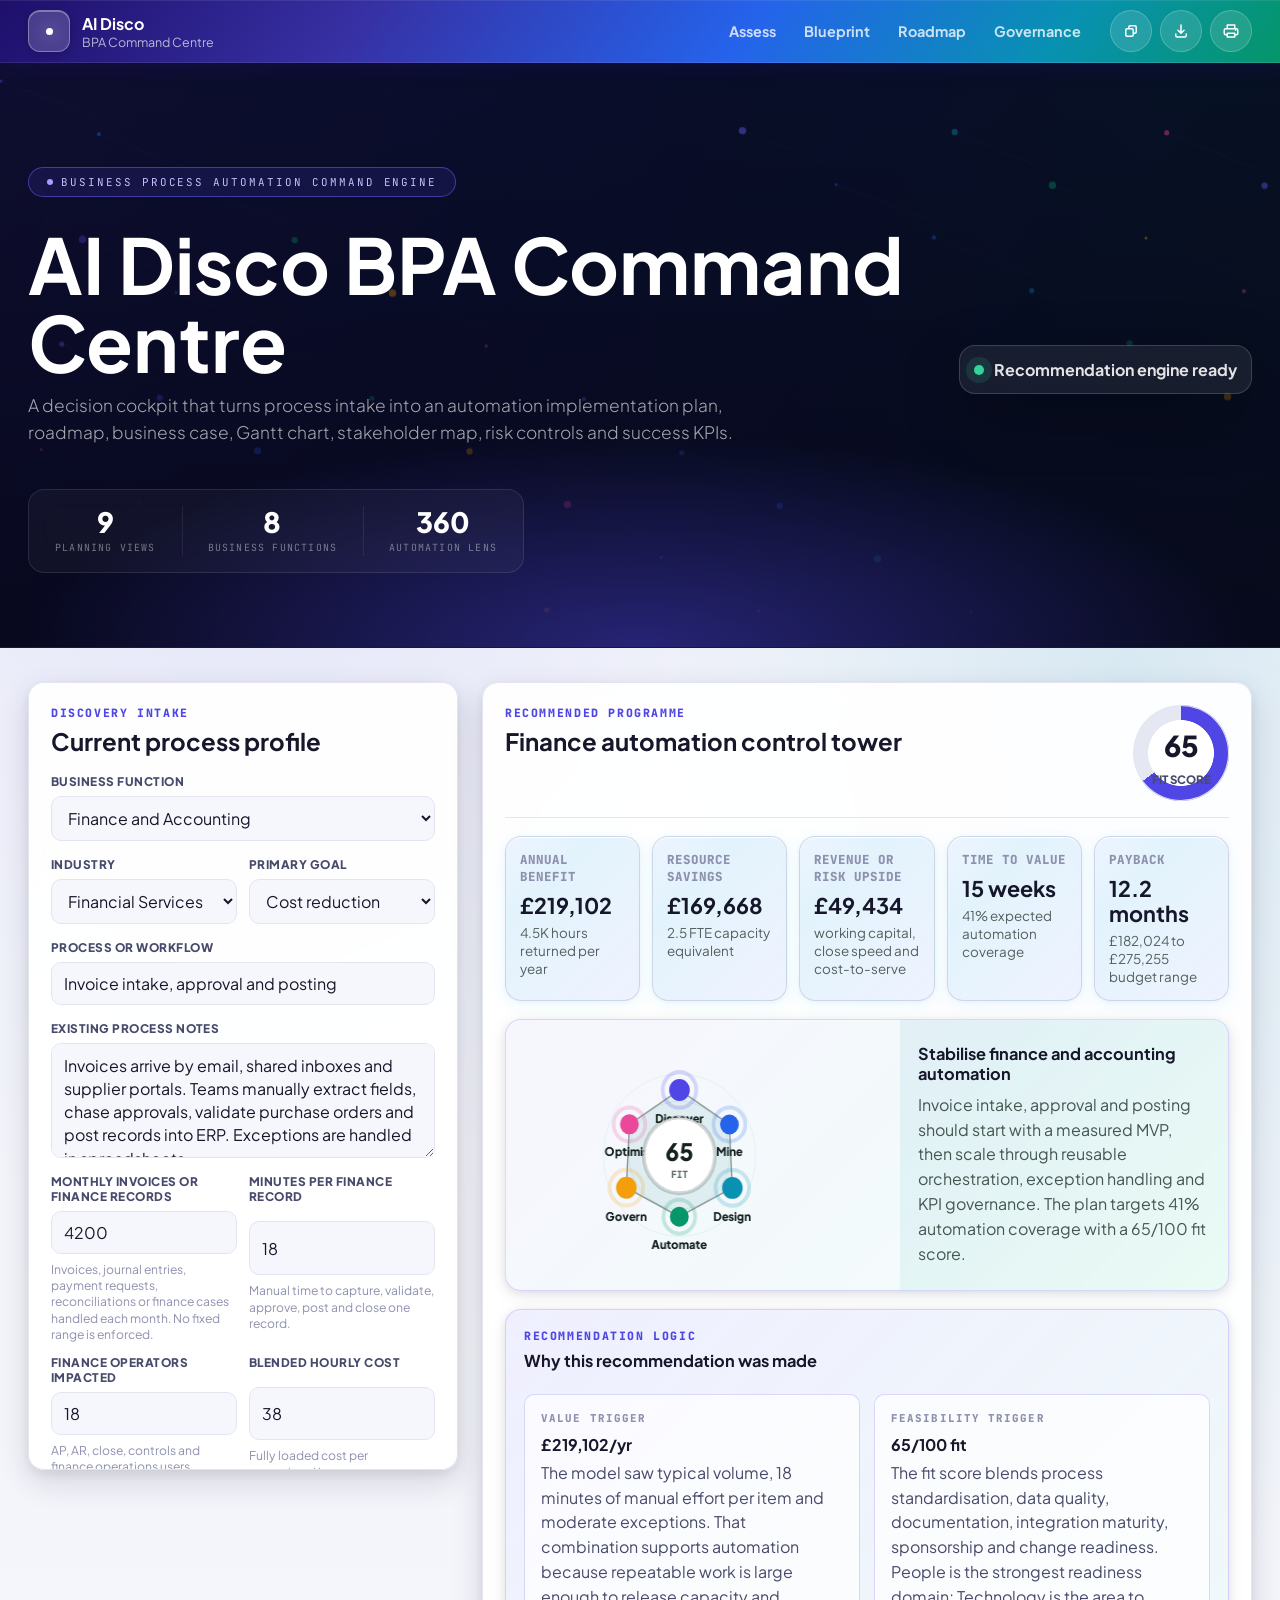
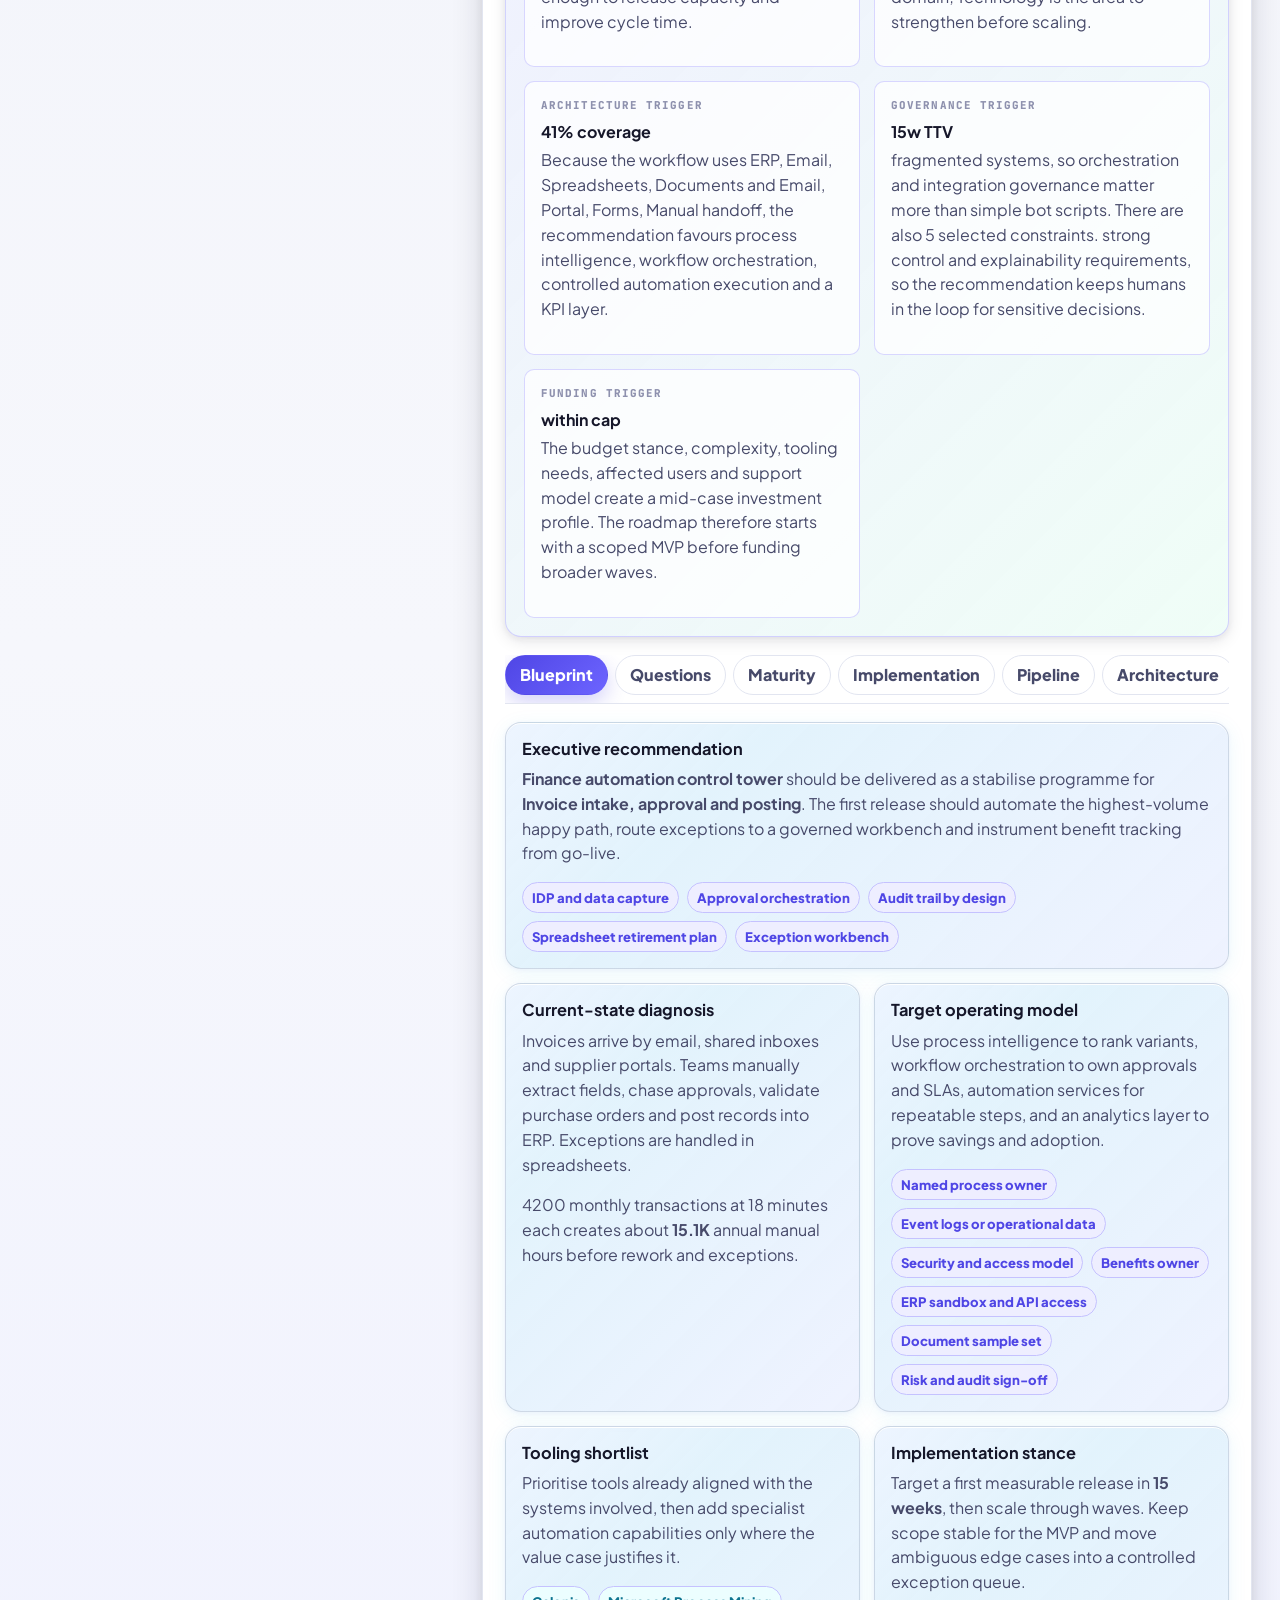
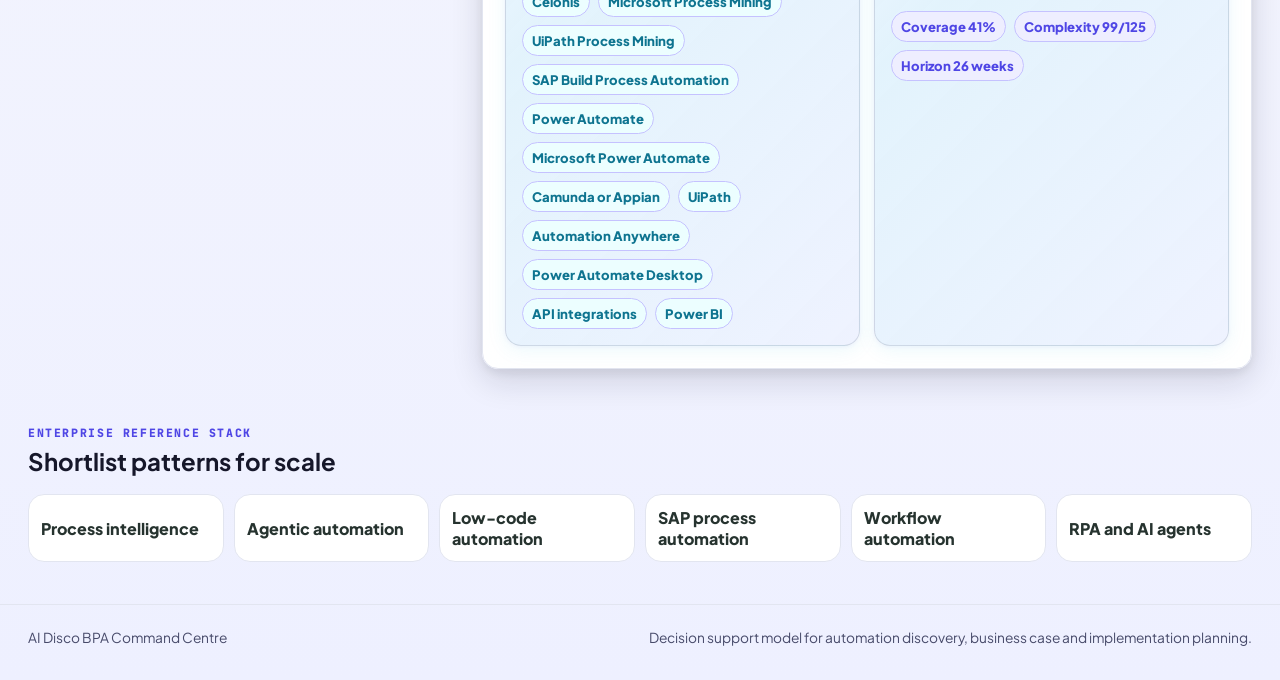
<file: index.html>
<!doctype html>
<html lang="en">
  <head>
    <meta charset="utf-8">
    <meta name="viewport" content="width=device-width, initial-scale=1">
    <meta name="description" content="AI Disco BPA Command Centre for business process automation discovery, planning, ROI and implementation roadmaps.">
    <title>AI Disco BPA Command Centre</title>
    <link rel="preconnect" href="https://fonts.googleapis.com">
    <link rel="preconnect" href="https://fonts.gstatic.com" crossorigin>
    <link href="https://fonts.googleapis.com/css2?family=JetBrains+Mono:wght@400;500;600;700&family=Plus+Jakarta+Sans:wght@300;400;500;600;700;800&display=swap" rel="stylesheet">
    <link rel="stylesheet" href="styles.css">
  </head>
  <body>
    <header class="topbar">
      <a class="brand" href="#top" aria-label="AI Disco BPA Command Centre home">
        <span class="brand-mark" aria-hidden="true">
          <span></span>
        </span>
        <span>
          <strong>AI Disco</strong>
          <small>BPA Command Centre</small>
        </span>
      </a>
      <nav class="quick-nav" aria-label="Page sections">
        <a href="#assess">Assess</a>
        <a href="#blueprint">Blueprint</a>
        <a href="#roadmap">Roadmap</a>
        <a href="#reference-stack">Governance</a>
      </nav>
      <div class="top-actions">
        <button class="icon-button" id="copyBrief" type="button" title="Copy executive brief" aria-label="Copy executive brief">
          <svg viewBox="0 0 24 24" aria-hidden="true"><path d="M8 7a3 3 0 0 1 3-3h6a3 3 0 0 1 3 3v6a3 3 0 0 1-3 3h-1v1a3 3 0 0 1-3 3H7a3 3 0 0 1-3-3v-6a3 3 0 0 1 3-3h1V7Zm2 1h3a3 3 0 0 1 3 3v3h1a1 1 0 0 0 1-1V7a1 1 0 0 0-1-1h-6a1 1 0 0 0-1 1v1Zm-3 2a1 1 0 0 0-1 1v6a1 1 0 0 0 1 1h6a1 1 0 0 0 1-1v-6a1 1 0 0 0-1-1H7Z"/></svg>
        </button>
        <button class="icon-button" id="downloadPlan" type="button" title="Download plan" aria-label="Download plan">
          <svg viewBox="0 0 24 24" aria-hidden="true"><path d="M12 3a1 1 0 0 1 1 1v8.59l2.3-2.29a1 1 0 1 1 1.4 1.42l-4 4a1 1 0 0 1-1.4 0l-4-4a1 1 0 1 1 1.4-1.42l2.3 2.3V4a1 1 0 0 1 1-1ZM5 15a1 1 0 0 1 1 1v2a1 1 0 0 0 1 1h10a1 1 0 0 0 1-1v-2a1 1 0 1 1 2 0v2a3 3 0 0 1-3 3H7a3 3 0 0 1-3-3v-2a1 1 0 0 1 1-1Z"/></svg>
        </button>
        <button class="icon-button" id="printPlan" type="button" title="Print plan" aria-label="Print plan">
          <svg viewBox="0 0 24 24" aria-hidden="true"><path d="M7 3h10a1 1 0 0 1 1 1v4h1a3 3 0 0 1 3 3v4a3 3 0 0 1-3 3h-1v2a1 1 0 0 1-1 1H7a1 1 0 0 1-1-1v-2H5a3 3 0 0 1-3-3v-4a3 3 0 0 1 3-3h1V4a1 1 0 0 1 1-1Zm1 5h8V5H8v3Zm0 8v3h8v-3H8Zm-3-6a1 1 0 0 0-1 1v4a1 1 0 0 0 1 1h1v-1a1 1 0 0 1 1-1h10a1 1 0 0 1 1 1v1h1a1 1 0 0 0 1-1v-4a1 1 0 0 0-1-1H5Zm13 2a1 1 0 1 0 0-2 1 1 0 0 0 0 2Z"/></svg>
        </button>
      </div>
    </header>

    <main id="top">
      <section class="hero-band" aria-labelledby="page-title">
        <canvas id="heroCanvas" width="1200" height="520" aria-hidden="true"></canvas>
        <div class="hero-copy">
          <p class="hero-pill"><span class="hero-pill-dot"></span> Business process automation command engine</p>
          <h1 id="page-title">AI Disco BPA Command Centre</h1>
          <p class="lede">A decision cockpit that turns process intake into an automation implementation plan, roadmap, business case, Gantt chart, stakeholder map, risk controls and success KPIs.</p>
          <div class="hero-stats" aria-label="Platform capabilities">
            <div class="stat">
              <span class="stat-num">9</span>
              <span class="stat-label">planning views</span>
            </div>
            <div class="stat">
              <span class="stat-num">8</span>
              <span class="stat-label">business functions</span>
            </div>
            <div class="stat">
              <span class="stat-num">360</span>
              <span class="stat-label">automation lens</span>
            </div>
          </div>
        </div>
        <div class="hero-status" aria-label="Command centre status">
          <span class="status-dot"></span>
          <span>Recommendation engine ready</span>
        </div>
      </section>

      <section class="workbench" id="assess" aria-label="Business process assessment">
        <aside class="intake-shell" aria-labelledby="intake-title">
          <div class="section-heading">
            <p class="eyebrow">Discovery intake</p>
            <h2 id="intake-title">Current process profile</h2>
          </div>

          <form id="assessmentForm" class="intake-form">
            <div class="field-group">
              <label for="businessFunction">Business function</label>
              <select id="businessFunction" name="businessFunction">
                <option>Finance and Accounting</option>
                <option>Human Resources</option>
                <option>Procurement</option>
                <option>Customer Operations</option>
                <option>IT and Service Management</option>
                <option>Supply Chain</option>
                <option>Sales Operations</option>
                <option>Legal and Compliance</option>
              </select>
            </div>

            <div class="field-grid">
              <div class="field-group">
                <label for="industry">Industry</label>
                <select id="industry" name="industry">
                  <option>Financial Services</option>
                  <option>Healthcare</option>
                  <option>Manufacturing</option>
                  <option>Retail and Consumer</option>
                  <option>Technology</option>
                  <option>Energy and Utilities</option>
                  <option>Professional Services</option>
                  <option>Public Sector</option>
                </select>
              </div>
              <div class="field-group">
                <label for="strategicGoal">Primary goal</label>
                <select id="strategicGoal" name="strategicGoal">
                  <option>Cost reduction</option>
                  <option>Cycle time reduction</option>
                  <option>Revenue acceleration</option>
                  <option>Risk and compliance control</option>
                  <option>Customer experience</option>
                  <option>Scalable growth</option>
                </select>
              </div>
            </div>

            <div class="field-group">
              <label for="processName">Process or workflow</label>
              <input id="processName" name="processName" type="text" value="Invoice intake, approval and posting">
            </div>

            <div class="field-group">
              <label for="processNotes">Existing process notes</label>
              <textarea id="processNotes" name="processNotes" rows="4">Invoices arrive by email, shared inboxes and supplier portals. Teams manually extract fields, chase approvals, validate purchase orders and post records into ERP. Exceptions are handled in spreadsheets.</textarea>
            </div>

            <div class="field-grid">
              <div class="field-group">
                <label for="monthlyVolume" id="monthlyVolumeLabel">Monthly transactions</label>
                <input id="monthlyVolume" name="monthlyVolume" type="number" min="0" step="1" value="4200" inputmode="numeric">
                <span class="field-hint" id="monthlyVolumeHint">Invoices, requests, cases or records handled each month.</span>
              </div>
              <div class="field-group">
                <label for="avgHandleTime" id="avgHandleTimeLabel">Minutes per transaction</label>
                <input id="avgHandleTime" name="avgHandleTime" type="number" min="0" step="1" value="18" inputmode="numeric">
                <span class="field-hint" id="avgHandleTimeHint">Average manual effort for one unit of work.</span>
              </div>
              <div class="field-group">
                <label for="teamSize" id="teamSizeLabel">Team size</label>
                <input id="teamSize" name="teamSize" type="number" min="0" step="1" value="18" inputmode="numeric">
                <span class="field-hint" id="teamSizeHint">People directly touching this workflow.</span>
              </div>
              <div class="field-group">
                <label for="hourlyCost">Blended hourly cost</label>
                <input id="hourlyCost" name="hourlyCost" type="number" min="0" step="1" value="38" inputmode="numeric">
                <span class="field-hint">Fully loaded cost per operational hour.</span>
              </div>
              <div class="field-group">
                <label for="errorRate">Error or rework rate (%)</label>
                <input id="errorRate" name="errorRate" type="number" min="0" step="0.1" value="7" inputmode="decimal">
              </div>
              <div class="field-group">
                <label for="exceptionRate">Exception rate (%)</label>
                <input id="exceptionRate" name="exceptionRate" type="number" min="0" step="0.1" value="16" inputmode="decimal">
              </div>
            </div>

            <div class="field-group">
              <label for="annualRevenueInfluenced" id="annualRevenueInfluencedLabel">Annual revenue or spend influenced</label>
              <input id="annualRevenueInfluenced" name="annualRevenueInfluenced" type="number" min="0" step="1" value="18500000" inputmode="numeric">
              <span class="field-hint" id="annualRevenueInfluencedHint">Revenue, spend, payroll, risk exposure or service value touched by the process.</span>
            </div>

            <fieldset class="choice-field">
              <legend>Automation ambition</legend>
              <label><input type="radio" name="ambition" value="Stabilise" checked> Stabilise</label>
              <label><input type="radio" name="ambition" value="Scale"> Scale</label>
              <label><input type="radio" name="ambition" value="Autonomous"> Autonomous</label>
            </fieldset>

            <div class="slider-grid">
              <label>
                <span>Process standardisation</span>
                <input type="range" id="standardisation" name="standardisation" min="1" max="5" value="3">
              </label>
              <label>
                <span>Data quality</span>
                <input type="range" id="dataQuality" name="dataQuality" min="1" max="5" value="3">
              </label>
              <label>
                <span>System fragmentation</span>
                <input type="range" id="systemFragmentation" name="systemFragmentation" min="1" max="5" value="4">
              </label>
              <label>
                <span>Compliance intensity</span>
                <input type="range" id="complianceIntensity" name="complianceIntensity" min="1" max="5" value="4">
              </label>
              <label>
                <span>Sponsor strength</span>
                <input type="range" id="sponsorStrength" name="sponsorStrength" min="1" max="5" value="4">
              </label>
              <label>
                <span>Change readiness</span>
                <input type="range" id="changeReadiness" name="changeReadiness" min="1" max="5" value="3">
              </label>
            </div>

            <div class="field-grid">
              <div class="field-group">
                <label for="timeline">Target horizon</label>
                <select id="timeline" name="timeline">
                  <option value="90">90 days</option>
                  <option value="180" selected>180 days</option>
                  <option value="365">12 months</option>
                </select>
              </div>
              <div class="field-group">
                <label for="budgetPosture">Budget posture</label>
                <select id="budgetPosture" name="budgetPosture">
                  <option>Lean</option>
                  <option selected>Balanced</option>
                  <option>Enterprise</option>
                </select>
              </div>
            </div>

            <fieldset class="chip-field">
              <legend>Systems involved</legend>
              <label><input type="checkbox" name="systems" value="ERP" checked> ERP</label>
              <label><input type="checkbox" name="systems" value="CRM"> CRM</label>
              <label><input type="checkbox" name="systems" value="HRIS"> HRIS</label>
              <label><input type="checkbox" name="systems" value="ITSM"> ITSM</label>
              <label><input type="checkbox" name="systems" value="Email" checked> Email</label>
              <label><input type="checkbox" name="systems" value="Spreadsheets" checked> Spreadsheets</label>
              <label><input type="checkbox" name="systems" value="Documents" checked> Documents</label>
              <label><input type="checkbox" name="systems" value="BI"> BI</label>
            </fieldset>

            <fieldset class="chip-field">
              <legend>Pain points</legend>
              <label><input type="checkbox" name="painPoints" value="Manual data entry" checked> Manual data entry</label>
              <label><input type="checkbox" name="painPoints" value="Approval delays" checked> Approval delays</label>
              <label><input type="checkbox" name="painPoints" value="Duplicate work"> Duplicate work</label>
              <label><input type="checkbox" name="painPoints" value="Poor audit trail" checked> Poor audit trail</label>
              <label><input type="checkbox" name="painPoints" value="Backlog spikes"> Backlog spikes</label>
              <label><input type="checkbox" name="painPoints" value="Customer friction"> Customer friction</label>
            </fieldset>

            <div class="section-divider">
              <p class="eyebrow">Holistic discovery</p>
              <h3>Organisation, controls and delivery context</h3>
            </div>

            <div class="field-grid">
              <div class="field-group">
                <label for="region">Primary operating region</label>
                <select id="region" name="region">
                  <option>United Kingdom</option>
                  <option>Europe</option>
                  <option>North America</option>
                  <option>Middle East</option>
                  <option>Asia Pacific</option>
                  <option>Global</option>
                </select>
              </div>
              <div class="field-group">
                <label for="processMaturity">Process maturity</label>
                <select id="processMaturity" name="processMaturity">
                  <option>Ad hoc</option>
                  <option selected>Defined</option>
                  <option>Measured</option>
                  <option>Optimised</option>
                </select>
              </div>
              <div class="field-group">
                <label for="automationExperience">Automation experience</label>
                <select id="automationExperience" name="automationExperience">
                  <option>None</option>
                  <option selected>Pilots completed</option>
                  <option>Departmental automations</option>
                  <option>Enterprise CoE</option>
                </select>
              </div>
              <div class="field-group">
                <label for="operatingModel">Preferred operating model</label>
                <select id="operatingModel" name="operatingModel">
                  <option>Business-led</option>
                  <option selected>Federated CoE</option>
                  <option>Central CoE</option>
                  <option>IT-led platform team</option>
                </select>
              </div>
              <div class="field-group">
                <label for="targetUsers">Users impacted</label>
                <input id="targetUsers" name="targetUsers" type="number" min="0" step="1" value="75" inputmode="numeric">
              </div>
              <div class="field-group">
                <label for="budgetCap">Budget cap</label>
                <input id="budgetCap" name="budgetCap" type="number" min="0" step="1" value="350000" inputmode="numeric">
              </div>
            </div>

            <div class="field-group">
              <label for="currentTools">Current automation, workflow or analytics tools</label>
              <input id="currentTools" name="currentTools" type="text" value="Microsoft 365, Power BI, ERP workflow approvals">
            </div>

            <fieldset class="chip-field">
              <legend>Intake channels</legend>
              <label><input type="checkbox" name="channels" value="Email" checked> Email</label>
              <label><input type="checkbox" name="channels" value="Portal" checked> Portal</label>
              <label><input type="checkbox" name="channels" value="API"> API</label>
              <label><input type="checkbox" name="channels" value="Chat"> Chat</label>
              <label><input type="checkbox" name="channels" value="Forms" checked> Forms</label>
              <label><input type="checkbox" name="channels" value="Phone"> Phone</label>
              <label><input type="checkbox" name="channels" value="Shared drive"> Shared drive</label>
              <label><input type="checkbox" name="channels" value="Manual handoff" checked> Manual handoff</label>
            </fieldset>

            <div class="slider-grid expanded">
              <label>
                <span>Documentation quality</span>
                <input type="range" id="documentationQuality" name="documentationQuality" min="1" max="5" value="3">
              </label>
              <label>
                <span>Integration maturity</span>
                <input type="range" id="integrationMaturity" name="integrationMaturity" min="1" max="5" value="2">
              </label>
              <label>
                <span>Decision complexity</span>
                <input type="range" id="decisionComplexity" name="decisionComplexity" min="1" max="5" value="3">
              </label>
              <label>
                <span>Customer or employee impact</span>
                <input type="range" id="customerImpact" name="customerImpact" min="1" max="5" value="3">
              </label>
              <label>
                <span>Backlog pressure</span>
                <input type="range" id="backlogPressure" name="backlogPressure" min="1" max="5" value="4">
              </label>
              <label>
                <span>AI trust and explainability need</span>
                <input type="range" id="aiTrust" name="aiTrust" min="1" max="5" value="4">
              </label>
            </div>

            <fieldset class="chip-field">
              <legend>Constraints to design around</legend>
              <label><input type="checkbox" name="constraints" value="Data residency" checked> Data residency</label>
              <label><input type="checkbox" name="constraints" value="Cyber review" checked> Cyber review</label>
              <label><input type="checkbox" name="constraints" value="Legacy systems" checked> Legacy systems</label>
              <label><input type="checkbox" name="constraints" value="Vendor approval"> Vendor approval</label>
              <label><input type="checkbox" name="constraints" value="Workforce consultation"> Workforce consultation</label>
              <label><input type="checkbox" name="constraints" value="Budget ceiling" checked> Budget ceiling</label>
              <label><input type="checkbox" name="constraints" value="No-code preference"> No-code preference</label>
              <label><input type="checkbox" name="constraints" value="Model governance" checked> Model governance</label>
            </fieldset>

            <fieldset class="chip-field">
              <legend>Deliverables required</legend>
              <label><input type="checkbox" name="deliverables" value="Executive business case" checked> Executive business case</label>
              <label><input type="checkbox" name="deliverables" value="Solution architecture" checked> Solution architecture</label>
              <label><input type="checkbox" name="deliverables" value="Automation backlog" checked> Automation backlog</label>
              <label><input type="checkbox" name="deliverables" value="RACI and operating model" checked> RACI and operating model</label>
              <label><input type="checkbox" name="deliverables" value="Risk register" checked> Risk register</label>
              <label><input type="checkbox" name="deliverables" value="KPI dashboard" checked> KPI dashboard</label>
            </fieldset>

            <div class="form-actions">
              <button class="primary-action" type="submit">
                <svg viewBox="0 0 24 24" aria-hidden="true"><path d="M13 2 4 14h7l-1 8 9-12h-7l1-8Z"/></svg>
                Generate command plan
              </button>
              <button class="secondary-action" id="resetDefaults" type="button">
                <svg viewBox="0 0 24 24" aria-hidden="true"><path d="M20 5v5h-5a1 1 0 1 1 0-2h1.83A7 7 0 1 0 19 13a1 1 0 1 1 2 0 9 9 0 1 1-2.64-6.36L18 7V5a1 1 0 1 1 2 0Z"/></svg>
                Reset
              </button>
            </div>
          </form>
        </aside>

        <section class="output-shell" aria-live="polite">
          <div class="command-head">
            <div>
              <p class="eyebrow">Recommended programme</p>
              <h2 id="programmeTitle">Finance automation control tower</h2>
            </div>
            <div class="score-badge" aria-label="Automation fit score">
              <span id="fitScore">74</span>
              <small>fit score</small>
            </div>
          </div>

          <div class="metrics-grid" id="metricCards"></div>

          <div class="command-visual" aria-label="Automation programme visual">
            <canvas id="processCanvas" width="840" height="320"></canvas>
            <div class="visual-copy">
              <h3 id="visualTitle">Process intelligence first, automation second</h3>
              <p id="visualBody">Start by finding the true variants, exception paths and control gaps. Use that evidence to automate the highest value flow first and keep humans in the loop for regulated decisions.</p>
            </div>
          </div>

          <section class="logic-panel" aria-labelledby="logic-title">
            <div>
              <p class="eyebrow">Recommendation logic</p>
              <h3 id="logic-title">Why this recommendation was made</h3>
            </div>
            <div id="logicPanel" class="logic-grid"></div>
          </section>

          <div class="tabs" role="tablist" aria-label="Recommendation views">
            <button role="tab" aria-selected="true" aria-controls="blueprintPanel" id="blueprintTab" data-tab="blueprintPanel">Blueprint</button>
            <button role="tab" aria-selected="false" aria-controls="questionsPanel" id="questionsTab" data-tab="questionsPanel">Questions</button>
            <button role="tab" aria-selected="false" aria-controls="maturityPanel" id="maturityTab" data-tab="maturityPanel">Maturity</button>
            <button role="tab" aria-selected="false" aria-controls="implementationPanel" id="implementationTab" data-tab="implementationPanel">Implementation</button>
            <button role="tab" aria-selected="false" aria-controls="pipelinePanel" id="pipelineTab" data-tab="pipelinePanel">Pipeline</button>
            <button role="tab" aria-selected="false" aria-controls="architecturePanel" id="architectureTab" data-tab="architecturePanel">Architecture</button>
            <button role="tab" aria-selected="false" aria-controls="backlogPanel" id="backlogTab" data-tab="backlogPanel">Portfolio</button>
            <button role="tab" aria-selected="false" aria-controls="ganttPanel" id="ganttTab" data-tab="ganttPanel">Roadmap</button>
            <button role="tab" aria-selected="false" aria-controls="businessCasePanel" id="businessCaseTab" data-tab="businessCasePanel">Business case</button>
            <button role="tab" aria-selected="false" aria-controls="governancePanel" id="governanceTab" data-tab="governancePanel">Governance</button>
          </div>

          <div class="tab-panels">
            <section class="tab-panel active" id="blueprintPanel" role="tabpanel" aria-labelledby="blueprintTab">
              <div id="blueprint" class="recommendation-grid"></div>
            </section>
            <section class="tab-panel" id="questionsPanel" role="tabpanel" aria-labelledby="questionsTab">
              <div id="questions" class="question-bank"></div>
            </section>
            <section class="tab-panel" id="maturityPanel" role="tabpanel" aria-labelledby="maturityTab">
              <div id="maturity" class="maturity-grid"></div>
            </section>
            <section class="tab-panel" id="implementationPanel" role="tabpanel" aria-labelledby="implementationTab">
              <div id="implementation" class="implementation-view"></div>
            </section>
            <section class="tab-panel" id="pipelinePanel" role="tabpanel" aria-labelledby="pipelineTab">
              <div id="pipeline" class="pipeline-list"></div>
            </section>
            <section class="tab-panel" id="architecturePanel" role="tabpanel" aria-labelledby="architectureTab">
              <div id="architecture" class="architecture-grid"></div>
            </section>
            <section class="tab-panel" id="backlogPanel" role="tabpanel" aria-labelledby="backlogTab">
              <div id="backlog" class="backlog-view"></div>
            </section>
            <section class="tab-panel" id="ganttPanel" role="tabpanel" aria-labelledby="ganttTab">
              <div id="roadmap" class="gantt-wrap"></div>
            </section>
            <section class="tab-panel" id="businessCasePanel" role="tabpanel" aria-labelledby="businessCaseTab">
              <div id="businessCase" class="business-grid"></div>
            </section>
            <section class="tab-panel" id="governancePanel" role="tabpanel" aria-labelledby="governanceTab">
              <div id="governance" class="governance-grid"></div>
            </section>
          </div>
        </section>
      </section>

      <section class="reference-band" id="reference-stack" aria-labelledby="reference-title">
        <div class="section-heading">
          <p class="eyebrow">Enterprise reference stack</p>
          <h2 id="reference-title">Shortlist patterns for scale</h2>
        </div>
        <div class="reference-grid">
          <a href="https://www.celonis.com/platform/process-mining/" target="_blank" rel="noreferrer">Process intelligence</a>
          <a href="https://www.uipath.com/platform/agentic-automation" target="_blank" rel="noreferrer">Agentic automation</a>
          <a href="https://www.microsoft.com/en-us/power-platform/products/power-automate/" target="_blank" rel="noreferrer">Low-code automation</a>
          <a href="https://www.sap.com/products/technology-platform/process-automation.html" target="_blank" rel="noreferrer">SAP process automation</a>
          <a href="https://www.servicenow.com/products/automation-engine.html" target="_blank" rel="noreferrer">Workflow automation</a>
          <a href="https://www.automationanywhere.com/home" target="_blank" rel="noreferrer">RPA and AI agents</a>
        </div>
      </section>
    </main>

    <footer class="site-footer">
      <span>AI Disco BPA Command Centre</span>
      <span>Decision support model for automation discovery, business case and implementation planning.</span>
    </footer>

    <div class="toast" id="toast" role="status" aria-live="polite"></div>

    <script src="app.js"></script>
  </body>
</html>
</file>
<file: styles.css>
:root {
  color-scheme: light;
  --ink: #16172a;
  --muted: #474a6a;
  --quiet: #8e91ae;
  --paper: #f0f2f9;
  --panel: #ffffff;
  --panel-warm: #f6f7fc;
  --line: #e2e5f0;
  --line-strong: #c8cde0;
  --teal: #0891b2;
  --teal-dark: #2563eb;
  --coral: #ec4899;
  --amber: #f59e0b;
  --green: #047857;
  --violet: #4f46e5;
  --violet-2: #6d64ff;
  --rose: #b91c1c;
  --hero-bg: #07071a;
  --accent-bg: #eeeeff;
  --accent-border: #c5c2ff;
  --shadow-sm: 0 1px 3px rgba(22, 23, 42, 0.06), 0 1px 2px rgba(22, 23, 42, 0.04);
  --shadow: 0 4px 16px rgba(22, 23, 42, 0.1), 0 2px 6px rgba(22, 23, 42, 0.06);
  --shadow-lg: 0 12px 32px rgba(22, 23, 42, 0.14), 0 4px 12px rgba(22, 23, 42, 0.08);
  --radius: 16px;
  --radius-sm: 10px;
  --radius-xs: 6px;
  --space: 24px;
  --font: "Plus Jakarta Sans", ui-sans-serif, system-ui, -apple-system, BlinkMacSystemFont, "Segoe UI", sans-serif;
  --mono: "JetBrains Mono", ui-monospace, SFMono-Regular, Menlo, Consolas, monospace;
}

* {
  box-sizing: border-box;
}

html {
  scroll-behavior: smooth;
}

body {
  margin: 0;
  background:
    radial-gradient(ellipse 80% 50% at 20% 3%, rgba(79, 70, 229, 0.1) 0%, transparent 60%),
    radial-gradient(ellipse 60% 40% at 88% 18%, rgba(8, 145, 178, 0.11) 0%, transparent 60%),
    linear-gradient(180deg, var(--paper), #f6f7fc 58%, #eef0ff);
  color: var(--ink);
  font-family: var(--font);
  font-size: 16px;
  letter-spacing: 0;
}

body::before {
  content: "";
  position: fixed;
  inset: 0;
  pointer-events: none;
  background-image:
    linear-gradient(rgba(79, 70, 229, 0.05) 1px, transparent 1px),
    linear-gradient(90deg, rgba(79, 70, 229, 0.045) 1px, transparent 1px);
  background-size: 42px 42px;
  mask-image: linear-gradient(180deg, rgba(0, 0, 0, 0.56), transparent 74%);
}

button,
input,
select,
textarea {
  font: inherit;
}

a {
  color: inherit;
}

.topbar {
  position: sticky;
  top: 0;
  z-index: 20;
  display: grid;
  grid-template-columns: minmax(220px, 1fr) auto auto;
  gap: 18px;
  align-items: center;
  min-height: 60px;
  padding: 10px 28px;
  background: linear-gradient(125deg, #1e0f6b 0%, #3730a3 28%, #2563eb 58%, #0891b2 82%, #059669 100%);
  border-bottom: 1px solid rgba(255, 255, 255, 0.1);
  box-shadow: 0 2px 20px rgba(30, 15, 107, 0.38), 0 1px 0 rgba(255, 255, 255, 0.08) inset;
  backdrop-filter: blur(20px);
}

.brand {
  display: inline-flex;
  align-items: center;
  gap: 12px;
  width: max-content;
  color: #fff;
  text-decoration: none;
}

.brand strong,
.brand small {
  display: block;
}

.brand strong {
  font-size: 1rem;
  letter-spacing: 0;
}

.brand small {
  color: rgba(255, 255, 255, 0.68);
  font-size: 0.78rem;
}

.brand-mark {
  position: relative;
  display: grid;
  place-items: center;
  width: 42px;
  height: 42px;
  border: 1px solid rgba(255, 255, 255, 0.32);
  border-radius: 12px;
  background: rgba(255, 255, 255, 0.18);
  box-shadow: 0 2px 8px rgba(0, 0, 0, 0.2), 0 1px 0 rgba(255, 255, 255, 0.3) inset;
  backdrop-filter: blur(8px);
}

.brand-mark span {
  width: 7px;
  height: 7px;
  border-radius: 50%;
  background: #fff;
  box-shadow: 0 0 16px rgba(196, 181, 253, 0.9);
}

.quick-nav {
  display: inline-flex;
  gap: 6px;
  justify-content: center;
}

.quick-nav a {
  padding: 9px 11px;
  border-radius: 999px;
  color: rgba(255, 255, 255, 0.78);
  font-size: 0.9rem;
  text-decoration: none;
  font-weight: 700;
}

.quick-nav a:hover,
.quick-nav a:focus-visible {
  background: rgba(255, 255, 255, 0.16);
  color: #fff;
  outline: 1px solid rgba(255, 255, 255, 0.24);
}

.top-actions {
  display: inline-flex;
  gap: 8px;
  justify-self: end;
}

.icon-button,
.primary-action,
.secondary-action {
  display: inline-flex;
  align-items: center;
  justify-content: center;
  gap: 8px;
  border: 0;
  cursor: pointer;
}

.icon-button {
  width: 42px;
  height: 42px;
  border: 1px solid rgba(255, 255, 255, 0.22);
  border-radius: 999px;
  background: rgba(255, 255, 255, 0.12);
  color: #fff;
  backdrop-filter: blur(8px);
}

.icon-button:hover,
.icon-button:focus-visible {
  border-color: rgba(255, 255, 255, 0.42);
  background: rgba(255, 255, 255, 0.22);
  box-shadow: 0 0 0 4px rgba(196, 181, 253, 0.16);
  outline: 0;
}

button svg {
  width: 18px;
  height: 18px;
  fill: currentColor;
  flex: 0 0 auto;
}

main {
  position: relative;
  z-index: 1;
}

.hero-band {
  position: relative;
  display: grid;
  grid-template-columns: minmax(0, 1fr) auto;
  gap: 24px;
  align-items: center;
  min-height: 560px;
  max-width: none;
  margin: 0;
  padding: 104px 28px 74px;
  overflow: hidden;
  background: var(--hero-bg);
  border-bottom: 1px solid rgba(255, 255, 255, 0.08);
}

.hero-copy {
  position: relative;
  z-index: 2;
  max-width: 900px;
  margin-left: max(0px, calc((100vw - 1500px) / 2));
}

#heroCanvas {
  position: absolute;
  inset: 0;
  width: 100%;
  height: 100%;
  opacity: 0.75;
}

.hero-band::after {
  content: "";
  position: absolute;
  inset: 0;
  background:
    radial-gradient(ellipse 80% 60% at 50% 100%, rgba(79, 70, 229, 0.44) 0%, transparent 60%),
    linear-gradient(180deg, rgba(7, 7, 26, 0.16), rgba(7, 7, 26, 0.82));
  pointer-events: none;
}

.eyebrow {
  margin: 0 0 8px;
  color: var(--violet);
  font-family: var(--mono);
  font-size: 0.72rem;
  font-weight: 800;
  text-transform: uppercase;
  letter-spacing: 0.14em;
}

.hero-pill {
  position: relative;
  z-index: 2;
  display: inline-flex;
  align-items: center;
  gap: 8px;
  width: max-content;
  margin: 0 0 28px;
  padding: 7px 18px;
  border: 1px solid rgba(110, 100, 255, 0.5);
  border-radius: 100px;
  background: rgba(79, 70, 229, 0.15);
  color: #c4c0ff;
  font-family: var(--mono);
  font-size: 0.68rem;
  letter-spacing: 0.18em;
  text-transform: uppercase;
  backdrop-filter: blur(8px);
}

.hero-pill-dot {
  width: 6px;
  height: 6px;
  border-radius: 50%;
  background: #a89dff;
  animation: blink 1.8s ease infinite;
}

@keyframes blink {
  0%, 100% { opacity: 1; transform: scale(1); }
  50% { opacity: 0.4; transform: scale(0.7); }
}

h1,
h2,
h3,
p {
  margin-top: 0;
}

h1 {
  margin-bottom: 10px;
  max-width: 900px;
  font-size: 4.8rem;
  line-height: 1.02;
  letter-spacing: 0;
  color: #fff;
}

h2 {
  margin-bottom: 0;
  font-size: 1.5rem;
  line-height: 1.16;
  letter-spacing: 0;
}

h3 {
  margin-bottom: 8px;
  font-size: 1.02rem;
  line-height: 1.25;
  letter-spacing: 0;
}

.lede {
  max-width: 760px;
  margin-bottom: 0;
  color: rgba(255, 255, 255, 0.64);
  font-size: 1.08rem;
  line-height: 1.6;
  font-weight: 300;
}

.hero-stats {
  display: inline-flex;
  margin-top: 42px;
  overflow: hidden;
  border: 1px solid rgba(255, 255, 255, 0.1);
  border-radius: 16px;
  background: rgba(255, 255, 255, 0.04);
  backdrop-filter: blur(12px);
}

.stat {
  position: relative;
  min-width: 138px;
  padding: 18px 26px;
  text-align: center;
}

.stat + .stat::before {
  content: "";
  position: absolute;
  left: 0;
  top: 20%;
  width: 1px;
  height: 60%;
  background: rgba(255, 255, 255, 0.08);
}

.stat-num {
  display: block;
  margin-bottom: 5px;
  color: #fff;
  font-size: 1.75rem;
  font-weight: 900;
  letter-spacing: 0;
  line-height: 1;
}

.stat-label {
  display: block;
  color: rgba(255, 255, 255, 0.42);
  font-family: var(--mono);
  font-size: 0.62rem;
  letter-spacing: 0.12em;
  text-transform: uppercase;
}

.hero-status {
  position: relative;
  z-index: 2;
  margin-right: max(0px, calc((100vw - 1500px) / 2));
  display: inline-flex;
  align-items: center;
  gap: 10px;
  min-width: 260px;
  padding: 13px 14px;
  border: 1px solid rgba(255, 255, 255, 0.16);
  border-radius: var(--radius);
  background: rgba(255, 255, 255, 0.07);
  box-shadow: 0 20px 60px rgba(0, 0, 0, 0.28);
  color: rgba(255, 255, 255, 0.88);
  font-weight: 700;
  backdrop-filter: blur(16px);
}

.status-dot {
  width: 10px;
  height: 10px;
  border-radius: 50%;
  background: #34d399;
  box-shadow: 0 0 0 8px rgba(52, 211, 153, 0.13);
}

.workbench {
  display: grid;
  grid-template-columns: minmax(330px, 430px) minmax(0, 1fr);
  gap: 24px;
  align-items: start;
  max-width: 1500px;
  margin: 0 auto;
  padding: 34px 28px 56px;
}

.intake-shell,
.output-shell {
  min-width: 0;
  border: 1px solid var(--line);
  border-radius: var(--radius);
  background: rgba(255, 255, 255, 0.94);
  box-shadow: var(--shadow-lg);
  backdrop-filter: blur(16px);
}

.intake-shell {
  position: sticky;
  top: 94px;
  max-height: calc(100vh - 112px);
  overflow: auto;
  padding: 22px;
}

.output-shell {
  padding: 22px;
}

.section-heading {
  margin-bottom: 18px;
}

.section-divider {
  padding-top: 12px;
  border-top: 1px solid var(--line);
}

.section-divider h3 {
  margin-bottom: 0;
}

.intake-form {
  display: grid;
  gap: 16px;
}

.field-grid {
  display: grid;
  grid-template-columns: repeat(2, minmax(0, 1fr));
  gap: 12px;
}

.field-group {
  display: grid;
  gap: 7px;
}

.field-group label,
.slider-grid span,
.choice-field legend,
.chip-field legend {
  color: var(--muted);
  font-size: 0.74rem;
  font-weight: 800;
  letter-spacing: 0.04em;
  text-transform: uppercase;
}

.field-hint {
  color: var(--quiet);
  font-size: 0.76rem;
  line-height: 1.35;
}

input,
select,
textarea {
  min-width: 0;
  width: 100%;
  min-height: 42px;
  border: 1.5px solid var(--line);
  border-radius: var(--radius-sm);
  background: var(--panel-warm);
  color: var(--ink);
  padding: 10px 12px;
  outline: 0;
}

textarea {
  min-height: 104px;
  resize: vertical;
  line-height: 1.45;
}

input:focus,
select:focus,
textarea:focus {
  border-color: var(--violet);
  box-shadow: 0 0 0 3px rgba(79, 70, 229, 0.1);
}

input[type="range"] {
  min-height: auto;
  padding: 0;
  accent-color: var(--violet);
}

.choice-field,
.chip-field {
  display: flex;
  flex-wrap: wrap;
  gap: 9px;
  margin: 0;
  padding: 0;
  border: 0;
}

.choice-field legend,
.chip-field legend {
  flex: 0 0 100%;
  margin-bottom: 1px;
}

.choice-field label,
.chip-field label {
  display: inline-flex;
  align-items: center;
  gap: 7px;
  padding: 8px 10px;
  border: 1.5px solid var(--line);
  border-radius: 999px;
  background: var(--panel-warm);
  color: var(--muted);
  font-size: 0.87rem;
  font-weight: 700;
  cursor: pointer;
}

.choice-field input,
.chip-field input {
  width: 14px;
  min-height: 14px;
  accent-color: var(--violet);
}

.slider-grid {
  display: grid;
  gap: 12px;
}

.slider-grid.expanded {
  padding: 12px;
  border: 1px solid var(--line);
  border-radius: var(--radius);
  background: var(--panel-warm);
}

.slider-grid label {
  display: grid;
  gap: 7px;
}

.form-actions {
  display: grid;
  grid-template-columns: minmax(0, 1fr) auto;
  gap: 10px;
  align-items: center;
  padding-top: 2px;
}

.primary-action,
.secondary-action {
  min-height: 44px;
  border-radius: 999px;
  font-weight: 800;
}

.primary-action {
  padding: 0 18px;
  background: linear-gradient(135deg, var(--violet), var(--violet-2));
  color: #fff;
  box-shadow: 0 4px 14px rgba(79, 70, 229, 0.3);
}

.primary-action:hover,
.primary-action:focus-visible {
  transform: translateY(-1px);
  box-shadow: 0 8px 20px rgba(79, 70, 229, 0.38);
  outline: 0;
}

.secondary-action {
  padding: 0 14px;
  border: 1.5px solid var(--line);
  background: var(--panel-warm);
  color: var(--ink);
}

.secondary-action:hover,
.secondary-action:focus-visible {
  border-color: var(--accent-border);
  background: var(--accent-bg);
  outline: 0;
}

.command-head {
  display: grid;
  grid-template-columns: minmax(0, 1fr) auto;
  gap: 18px;
  align-items: start;
  padding-bottom: 16px;
  border-bottom: 1px solid var(--line);
}

.score-badge {
  display: grid;
  place-items: center;
  width: 96px;
  height: 96px;
  border-radius: 50%;
  background:
    radial-gradient(circle at center, #fff 0 48%, transparent 49%),
    conic-gradient(var(--violet) var(--score-angle, 260deg), #e5e7f3 0);
  color: var(--ink);
  box-shadow: inset 0 0 0 1px var(--line);
}

.score-badge span {
  margin-top: 10px;
  font-size: 1.8rem;
  font-weight: 900;
}

.score-badge small {
  margin-top: -18px;
  color: var(--muted);
  font-size: 0.72rem;
  font-weight: 800;
  text-transform: uppercase;
}

.metrics-grid {
  display: grid;
  grid-template-columns: repeat(5, minmax(130px, 1fr));
  gap: 12px;
  margin: 18px 0;
}

.metric-card,
.recommendation-card,
.business-card,
.governance-card,
.pipeline-step {
  border: 1px solid rgba(148, 163, 184, 0.35);
  border-radius: var(--radius);
  background:
    linear-gradient(135deg, rgba(236, 244, 255, 0.96) 0%, rgba(224, 242, 252, 0.92) 28%, rgba(238, 242, 255, 0.96) 100%);
  box-shadow:
    0 1px 0 rgba(255, 255, 255, 0.95) inset,
    0 4px 20px rgba(6, 182, 212, 0.08),
    0 1px 4px rgba(79, 70, 229, 0.06);
}

.metric-card {
  min-height: 122px;
  padding: 14px;
}

.metric-card span {
  display: block;
  color: var(--quiet);
  font-size: 0.78rem;
  font-weight: 800;
  text-transform: uppercase;
  font-family: var(--mono);
  letter-spacing: 0.08em;
}

.metric-card strong {
  display: block;
  margin: 9px 0 5px;
  font-size: 1.35rem;
  line-height: 1.15;
}

.metric-card p {
  margin: 0;
  color: #52615d;
  font-size: 0.84rem;
  line-height: 1.35;
}

.command-visual {
  position: relative;
  display: grid;
  grid-template-columns: minmax(0, 1fr) minmax(220px, 310px);
  gap: 18px;
  align-items: center;
  min-height: 270px;
  margin-bottom: 18px;
  overflow: hidden;
  border: 1px solid rgba(197, 194, 255, 0.52);
  border-radius: var(--radius);
  background:
    linear-gradient(135deg, rgba(79, 70, 229, 0.12), rgba(8, 145, 178, 0.12), rgba(52, 211, 153, 0.1)),
    #fff;
  box-shadow: var(--shadow);
}

.command-visual canvas {
  width: 100%;
  height: 100%;
  min-height: 270px;
}

.visual-copy {
  padding: 24px 22px 24px 0;
}

.visual-copy p {
  margin: 0;
  color: #465550;
  line-height: 1.55;
}

.tabs {
  display: flex;
  gap: 7px;
  overflow-x: auto;
  padding-bottom: 8px;
  border-bottom: 1px solid var(--line);
}

.tabs button {
  flex: 0 0 auto;
  min-height: 40px;
  padding: 0 14px;
  border: 1.5px solid var(--line);
  border-radius: 999px;
  background: #fff;
  color: var(--muted);
  cursor: pointer;
  font-weight: 800;
}

.tabs button[aria-selected="true"] {
  background: linear-gradient(135deg, var(--violet), var(--violet-2));
  color: #fff;
  border-color: transparent;
  box-shadow: 0 8px 20px rgba(79, 70, 229, 0.24);
}

.tab-panel {
  display: none;
  padding-top: 18px;
}

.tab-panel.active {
  display: block;
}

.recommendation-grid,
.business-grid,
.governance-grid,
.architecture-grid,
.maturity-grid,
.implementation-view {
  display: grid;
  grid-template-columns: repeat(2, minmax(0, 1fr));
  gap: 14px;
}

.recommendation-card,
.business-card,
.governance-card,
.architecture-card,
.maturity-card,
.question-card,
.backlog-card,
.implementation-card,
.logic-card {
  padding: 16px;
}

.recommendation-card.full,
.business-card.full,
.governance-card.full,
.architecture-card.full,
.maturity-card.full,
.question-card.full,
.backlog-card.full,
.implementation-card.full {
  grid-column: 1 / -1;
}

.recommendation-card p,
.business-card p,
.governance-card p,
.architecture-card p,
.maturity-card p,
.question-card p,
.backlog-card p,
.implementation-card p,
.logic-card p,
.pipeline-step p {
  color: var(--muted);
  line-height: 1.55;
}

.tag-row,
.tool-row,
.kpi-row {
  display: flex;
  flex-wrap: wrap;
  gap: 8px;
  margin-top: 12px;
}

.tag,
.tool-pill,
.kpi-pill {
  display: inline-flex;
  align-items: center;
  min-height: 30px;
  padding: 6px 9px;
  border: 1px solid var(--accent-border);
  border-radius: 999px;
  background: var(--accent-bg);
  color: var(--violet);
  font-size: 0.82rem;
  font-weight: 800;
}

.tool-pill {
  background: #ecfeff;
  color: #0e7490;
}

.kpi-pill {
  background: #fdf2f8;
  color: #be185d;
}

.pipeline-list {
  display: grid;
  gap: 12px;
}

.question-bank,
.backlog-view,
.logic-grid {
  display: grid;
  gap: 14px;
}

.logic-panel {
  display: grid;
  gap: 14px;
  margin-bottom: 18px;
  padding: 18px;
  border: 1px solid rgba(197, 194, 255, 0.7);
  border-radius: var(--radius);
  background:
    linear-gradient(135deg, rgba(238, 238, 255, 0.92), rgba(236, 253, 245, 0.82)),
    #fff;
  box-shadow: var(--shadow);
}

.logic-grid {
  grid-template-columns: repeat(auto-fit, minmax(220px, 1fr));
}

.logic-card {
  min-height: 150px;
  border: 1px solid rgba(197, 194, 255, 0.65);
  border-radius: var(--radius-sm);
  background: rgba(255, 255, 255, 0.72);
}

.logic-card span {
  display: block;
  color: var(--quiet);
  font-family: var(--mono);
  font-size: 0.68rem;
  font-weight: 800;
  letter-spacing: 0.1em;
  text-transform: uppercase;
}

.logic-card strong {
  display: block;
  margin: 9px 0 6px;
  color: var(--ink);
  font-size: 1rem;
}

.question-card,
.architecture-card,
.maturity-card,
.backlog-card,
.implementation-card {
  border: 1px solid rgba(148, 163, 184, 0.35);
  border-radius: var(--radius);
  background:
    linear-gradient(135deg, rgba(255, 255, 255, 0.96), rgba(246, 247, 252, 0.94)),
    #fff;
  box-shadow: var(--shadow-sm);
}

.question-list,
.architecture-list,
.next-step-list {
  display: grid;
  gap: 9px;
  margin: 12px 0 0;
  padding: 0;
  list-style: none;
}

.question-list li,
.architecture-list li,
.next-step-list li {
  padding: 10px 11px;
  border: 1px solid var(--line);
  border-radius: var(--radius-sm);
  background: var(--panel-warm);
  color: var(--muted);
  line-height: 1.45;
}

.maturity-meter {
  display: grid;
  gap: 8px;
  margin-top: 12px;
}

.maturity-row {
  display: grid;
  grid-template-columns: minmax(120px, 0.9fr) minmax(130px, 1.6fr) 44px;
  gap: 10px;
  align-items: center;
  color: #40504b;
  font-size: 0.88rem;
}

.maturity-track {
  height: 10px;
  overflow: hidden;
  border-radius: 999px;
  background: #eee8dd;
}

.maturity-fill {
  display: block;
  height: 100%;
  width: var(--fill);
  background: var(--bar-color, var(--teal));
}

.architecture-flow {
  display: grid;
  grid-template-columns: repeat(7, minmax(92px, 1fr));
  gap: 8px;
  align-items: stretch;
  margin-top: 14px;
}

.architecture-node {
  position: relative;
  display: grid;
  align-content: center;
  min-height: 86px;
  padding: 11px;
  border: 1px solid var(--line);
  border-radius: var(--radius);
  background: #fffaf1;
}

.architecture-node::after {
  content: "";
  position: absolute;
  top: 50%;
  right: -8px;
  width: 8px;
  height: 1px;
  background: var(--line-strong);
}

.architecture-node:last-child::after {
  display: none;
}

.architecture-node strong {
  display: block;
  font-size: 0.86rem;
}

.architecture-node span {
  margin-top: 5px;
  color: var(--muted);
  font-size: 0.76rem;
  line-height: 1.25;
}

.plan-head {
  display: grid;
  grid-template-columns: minmax(0, 1fr) minmax(180px, 240px);
  gap: 18px;
  align-items: start;
}

.plan-summary {
  display: grid;
  gap: 5px;
  padding: 16px;
  border: 1px solid rgba(197, 194, 255, 0.75);
  border-radius: var(--radius);
  background: linear-gradient(135deg, rgba(79, 70, 229, 0.1), rgba(8, 145, 178, 0.1));
}

.plan-summary span {
  color: var(--violet);
  font-family: var(--mono);
  font-size: 0.72rem;
  font-weight: 800;
  letter-spacing: 0.1em;
  text-transform: uppercase;
}

.plan-summary strong {
  font-size: 1.1rem;
}

.plan-summary small {
  color: var(--muted);
  font-weight: 700;
}

.phase-stack {
  display: grid;
  gap: 14px;
  margin-top: 14px;
}

.phase-card {
  padding: 16px;
  border: 1px solid rgba(197, 194, 255, 0.62);
  border-radius: var(--radius);
  background:
    linear-gradient(135deg, rgba(236, 244, 255, 0.96), rgba(255, 255, 255, 0.96));
}

.phase-title {
  display: grid;
  grid-template-columns: minmax(0, 0.8fr) minmax(0, 1.2fr);
  gap: 14px;
  align-items: start;
  padding-bottom: 12px;
  border-bottom: 1px solid var(--line);
}

.phase-title h4 {
  margin: 5px 0 0;
  font-size: 1.04rem;
}

.phase-title strong {
  color: var(--muted);
  line-height: 1.45;
}

.phase-window {
  color: var(--violet);
  font-family: var(--mono);
  font-size: 0.72rem;
  font-weight: 900;
  letter-spacing: 0.1em;
  text-transform: uppercase;
}

.phase-columns {
  display: grid;
  grid-template-columns: minmax(0, 1.25fr) minmax(0, 1fr);
  gap: 18px;
  padding-top: 12px;
}

.phase-columns h5 {
  margin: 12px 0 8px;
  color: var(--ink);
  font-size: 0.78rem;
  font-weight: 900;
  letter-spacing: 0.06em;
  text-transform: uppercase;
}

.phase-columns h5:first-child {
  margin-top: 0;
}

.phase-columns ul {
  display: grid;
  gap: 8px;
  margin: 0;
  padding-left: 18px;
  color: var(--muted);
  line-height: 1.5;
}

.roadmap-grid {
  display: grid;
  grid-template-columns: repeat(3, minmax(0, 1fr));
  gap: 12px;
  margin-top: 14px;
}

.roadmap-card {
  min-height: 142px;
  padding: 14px;
  border: 1px solid var(--line);
  border-radius: var(--radius-sm);
  background: var(--panel-warm);
}

.roadmap-card span {
  color: var(--violet);
  font-family: var(--mono);
  font-size: 0.68rem;
  font-weight: 900;
  letter-spacing: 0.08em;
  text-transform: uppercase;
}

.roadmap-card strong {
  display: block;
  margin: 8px 0;
}

.roadmap-card p {
  margin: 0;
  color: var(--muted);
  font-size: 0.86rem;
  line-height: 1.45;
}

.backlog-table,
.raci-table {
  width: 100%;
  border-collapse: collapse;
  margin-top: 12px;
  overflow: hidden;
  border: 1px solid var(--line);
  border-radius: var(--radius);
}

.backlog-table th,
.backlog-table td,
.raci-table th,
.raci-table td {
  padding: 10px;
  border-bottom: 1px solid var(--line);
  color: #40504b;
  font-size: 0.84rem;
  line-height: 1.35;
  text-align: left;
  vertical-align: top;
}

.backlog-table th,
.raci-table th {
  background: #f4f0e7;
  color: var(--ink);
  font-size: 0.78rem;
  font-weight: 900;
  text-transform: uppercase;
}

.backlog-table tr:last-child td,
.raci-table tr:last-child td {
  border-bottom: 0;
}

.priority-chip {
  display: inline-flex;
  align-items: center;
  min-height: 26px;
  padding: 4px 8px;
  border-radius: 999px;
  background: #eef8f6;
  color: var(--teal-dark);
  font-size: 0.76rem;
  font-weight: 900;
}

.pipeline-step {
  display: grid;
  grid-template-columns: 54px minmax(0, 1fr) minmax(150px, 220px);
  gap: 14px;
  align-items: start;
  padding: 15px;
}

.step-number {
  display: grid;
  place-items: center;
  width: 42px;
  height: 42px;
  border-radius: 50%;
  background: var(--teal);
  color: #fff;
  font-weight: 900;
}

.step-meta {
  color: var(--muted);
  font-size: 0.82rem;
  font-weight: 800;
}

.gantt-wrap {
  overflow-x: auto;
  padding-bottom: 8px;
}

.gantt {
  min-width: 820px;
  display: grid;
  gap: 10px;
}

.gantt-axis,
.gantt-row {
  display: grid;
  grid-template-columns: 210px repeat(24, minmax(20px, 1fr));
  align-items: center;
}

.gantt-axis span {
  color: var(--muted);
  font-size: 0.76rem;
  font-weight: 800;
  text-align: center;
}

.gantt-axis span:first-child {
  text-align: left;
}

.gantt-row {
  min-height: 42px;
  border-bottom: 1px solid #ece6dc;
}

.gantt-label {
  padding-right: 14px;
  color: #33413d;
  font-size: 0.86rem;
  font-weight: 800;
}

.gantt-bar {
  min-height: 24px;
  border-radius: 999px;
  background: var(--bar-color, var(--teal));
  color: #fff;
  font-size: 0.74rem;
  font-weight: 900;
  display: flex;
  align-items: center;
  justify-content: center;
  padding: 0 8px;
  white-space: nowrap;
}

.budget-stack {
  display: grid;
  gap: 9px;
  margin-top: 12px;
}

.budget-row {
  display: grid;
  grid-template-columns: minmax(140px, 1fr) minmax(130px, 2fr) 90px;
  gap: 10px;
  align-items: center;
  color: #40504b;
  font-size: 0.88rem;
}

.budget-track {
  height: 11px;
  overflow: hidden;
  border-radius: 999px;
  background: #eee8dd;
}

.budget-fill {
  height: 100%;
  width: var(--fill);
  background: var(--bar-color, var(--teal));
}

.risk-list,
.stakeholder-list {
  display: grid;
  gap: 10px;
  margin: 12px 0 0;
  padding: 0;
  list-style: none;
}

.risk-list li,
.stakeholder-list li {
  padding: 10px 11px;
  border: 1px solid var(--line);
  border-radius: 6px;
  background: #fffdf8;
  color: #40504b;
  line-height: 1.45;
}

.reference-band {
  max-width: 1500px;
  margin: 0 auto 42px;
  padding: 0 28px;
}

.reference-grid {
  display: grid;
  grid-template-columns: repeat(6, minmax(0, 1fr));
  gap: 10px;
}

.reference-grid a {
  display: flex;
  align-items: center;
  min-height: 64px;
  padding: 12px;
  border: 1px solid var(--line);
  border-radius: var(--radius);
  background: #fff;
  color: #26332f;
  font-weight: 850;
  text-decoration: none;
}

.reference-grid a:hover,
.reference-grid a:focus-visible {
  border-color: var(--teal);
  box-shadow: 0 0 0 4px rgba(0, 124, 120, 0.1);
  outline: 0;
}

.site-footer {
  display: flex;
  justify-content: space-between;
  gap: 16px;
  padding: 24px 28px 34px;
  border-top: 1px solid var(--line);
  color: var(--muted);
  font-size: 0.86rem;
}

.toast {
  position: fixed;
  right: 20px;
  bottom: 20px;
  z-index: 50;
  max-width: 320px;
  transform: translateY(20px);
  opacity: 0;
  pointer-events: none;
  padding: 12px 14px;
  border-radius: var(--radius);
  background: var(--ink);
  color: #fff;
  font-weight: 800;
  transition: opacity 160ms ease, transform 160ms ease;
}

.toast.show {
  transform: translateY(0);
  opacity: 1;
}

@media (max-width: 1180px) {
  .metrics-grid,
  .reference-grid {
    grid-template-columns: repeat(3, minmax(0, 1fr));
  }

  .workbench {
    grid-template-columns: minmax(0, 1fr);
  }

  .intake-shell {
    position: relative;
    top: auto;
    max-height: none;
  }
}

@media (max-width: 820px) {
  .topbar {
    grid-template-columns: 1fr auto;
    padding: 10px 16px;
  }

  .quick-nav {
    grid-column: 1 / -1;
    justify-content: flex-start;
    overflow-x: auto;
  }

  .hero-band,
  .workbench,
  .reference-band {
    padding-left: 16px;
    padding-right: 16px;
  }

  .hero-band,
  .command-head,
  .command-visual,
  .site-footer {
    grid-template-columns: 1fr;
  }

  .hero-pill {
    width: auto;
    max-width: 100%;
    line-height: 1.5;
    white-space: normal;
  }

  .hero-stats {
    display: grid;
    grid-template-columns: repeat(3, minmax(0, 1fr));
    width: 100%;
  }

  .stat {
    min-width: 0;
    padding: 16px 12px;
  }

  .hero-status {
    min-width: 0;
  }

  h1 {
    font-size: 2.25rem;
  }

  .visual-copy {
    padding: 0 18px 18px;
  }

  .metrics-grid,
  .recommendation-grid,
  .business-grid,
  .governance-grid,
  .architecture-grid,
  .maturity-grid,
  .implementation-view,
  .logic-grid,
  .roadmap-grid,
  .reference-grid {
    grid-template-columns: 1fr;
  }

  .architecture-flow {
    grid-template-columns: 1fr;
  }

  .architecture-node::after {
    top: auto;
    right: 50%;
    bottom: -8px;
    width: 1px;
    height: 8px;
  }

  .pipeline-step {
    grid-template-columns: 44px minmax(0, 1fr);
  }

  .phase-title,
  .phase-columns,
  .plan-head {
    grid-template-columns: 1fr;
  }

  .step-meta {
    grid-column: 2;
  }
}

@media (max-width: 560px) {
  .top-actions {
    gap: 6px;
  }

  .field-grid,
  .form-actions {
    grid-template-columns: 1fr;
  }

  .output-shell,
  .intake-shell {
    padding: 16px;
  }

  .brand small {
    display: none;
  }
}

@media print {
  body {
    background: #fff;
  }

  body::before,
  .topbar,
  .intake-shell,
  .tabs,
  .reference-band,
  .site-footer,
  .toast {
    display: none;
  }

  .hero-band,
  .workbench {
    display: block;
    max-width: none;
    padding: 0;
  }

  .output-shell {
    border: 0;
    box-shadow: none;
    padding: 0;
  }

  .tab-panel {
    display: block;
    page-break-inside: avoid;
  }
}
</file>
